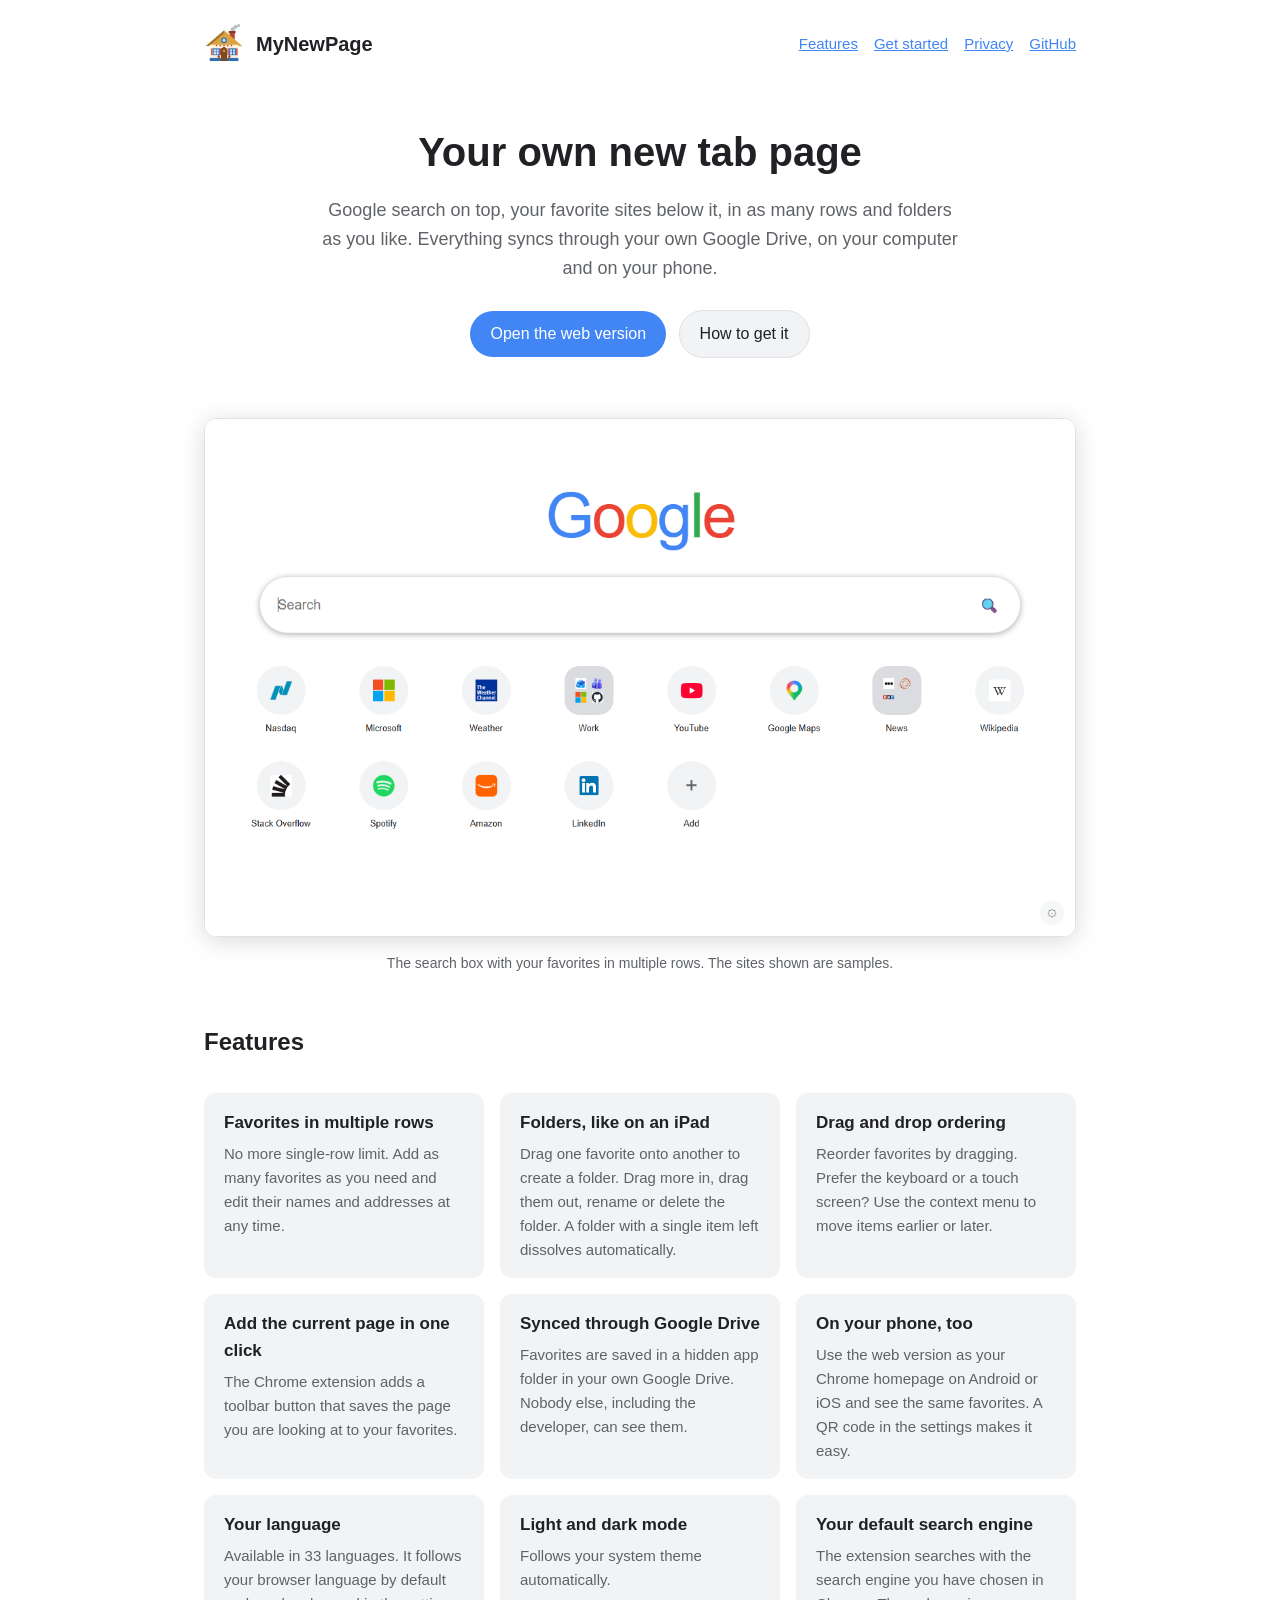
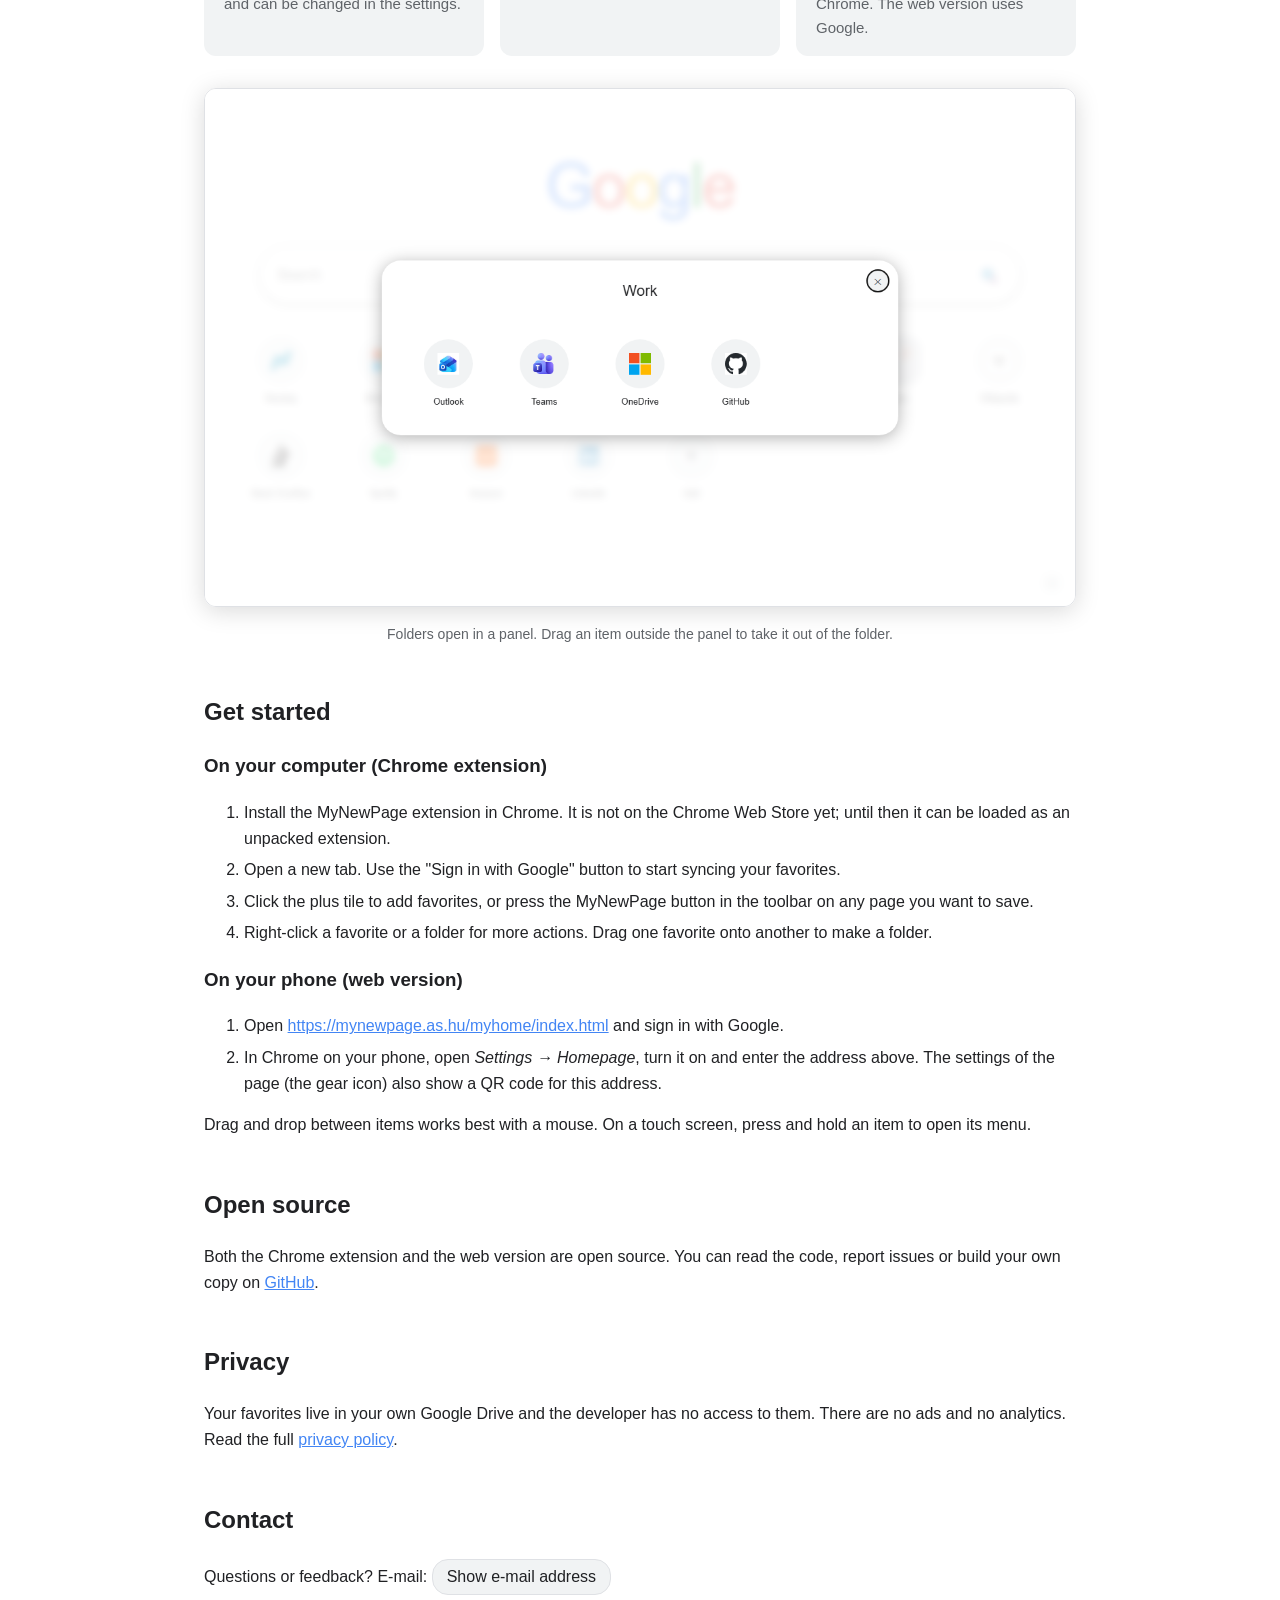
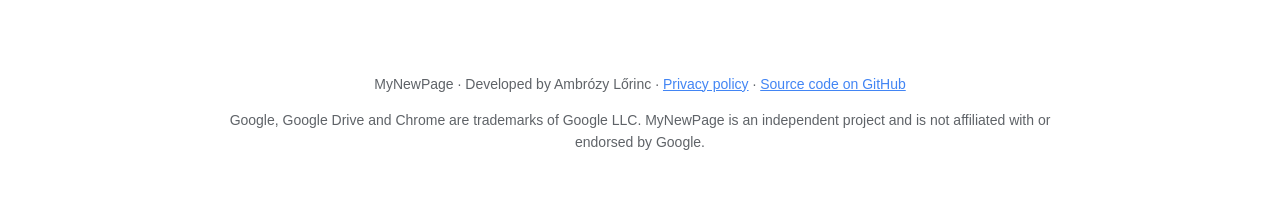
<file: site/index.html>
<!DOCTYPE html>
<html lang="en">
<head>
  <meta charset="utf-8">
  <meta name="viewport" content="width=device-width, initial-scale=1">
  <meta name="color-scheme" content="light dark">
  <meta name="description" content="MyNewPage is a custom new tab page with Google search and your own favorites in folders, synced through your Google Drive.">
  <title>MyNewPage – your own new tab page</title>
  <link rel="icon" href="assets/icon128.png">
  <link rel="stylesheet" href="style.css">
</head>
<body>
  <header>
    <img src="assets/icon128.png" alt="">
    <strong>MyNewPage</strong>
    <nav>
      <a href="#features">Features</a>
      <a href="#get-started">Get started</a>
      <a href="privacy.html">Privacy</a>
      <a href="https://github.com/Meister1977/MyNewPage">GitHub</a>
    </nav>
  </header>

  <main>
    <section class="hero">
      <h1>Your own new tab page</h1>
      <p>Google search on top, your favorite sites below it, in as many rows and folders as you like.
        Everything syncs through your own Google Drive, on your computer and on your phone.</p>
      <a class="button" href="myhome/index.html">Open the web version</a>
      <a class="button secondary" href="#get-started">How to get it</a>
    </section>

    <figure>
      <img src="assets/screenshot-home.png" alt="MyNewPage showing the Google search box and a grid of favorites such as Nasdaq, Microsoft and Weather, with folders">
      <figcaption>The search box with your favorites in multiple rows. The sites shown are samples.</figcaption>
    </figure>

    <section id="features">
      <h2>Features</h2>
      <div class="features">
        <div class="card">
          <h3>Favorites in multiple rows</h3>
          <p>No more single-row limit. Add as many favorites as you need and edit their names and addresses at any time.</p>
        </div>
        <div class="card">
          <h3>Folders, like on an iPad</h3>
          <p>Drag one favorite onto another to create a folder. Drag more in, drag them out, rename or delete the folder.
            A folder with a single item left dissolves automatically.</p>
        </div>
        <div class="card">
          <h3>Drag and drop ordering</h3>
          <p>Reorder favorites by dragging. Prefer the keyboard or a touch screen? Use the context menu to move items earlier or later.</p>
        </div>
        <div class="card">
          <h3>Add the current page in one click</h3>
          <p>The Chrome extension adds a toolbar button that saves the page you are looking at to your favorites.</p>
        </div>
        <div class="card">
          <h3>Synced through Google Drive</h3>
          <p>Favorites are saved in a hidden app folder in your own Google Drive. Nobody else, including the developer, can see them.</p>
        </div>
        <div class="card">
          <h3>On your phone, too</h3>
          <p>Use the web version as your Chrome homepage on Android or iOS and see the same favorites. A QR code in the settings makes it easy.</p>
        </div>
        <div class="card">
          <h3>Your language</h3>
          <p>Available in 33 languages. It follows your browser language by default and can be changed in the settings.</p>
        </div>
        <div class="card">
          <h3>Light and dark mode</h3>
          <p>Follows your system theme automatically.</p>
        </div>
        <div class="card">
          <h3>Your default search engine</h3>
          <p>The extension searches with the search engine you have chosen in Chrome. The web version uses Google.</p>
        </div>
      </div>
    </section>

    <figure>
      <img src="assets/screenshot-folder.png" alt="An opened folder named Work containing Outlook, Teams, OneDrive and GitHub">
      <figcaption>Folders open in a panel. Drag an item outside the panel to take it out of the folder.</figcaption>
    </figure>

    <section id="get-started">
      <h2>Get started</h2>

      <h3>On your computer (Chrome extension)</h3>
      <ol>
        <li>Install the MyNewPage extension in Chrome. It is not on the Chrome Web Store yet; until then it can be loaded as an unpacked extension.</li>
        <li>Open a new tab. Use the "Sign in with Google" button to start syncing your favorites.</li>
        <li>Click the plus tile to add favorites, or press the MyNewPage button in the toolbar on any page you want to save.</li>
        <li>Right-click a favorite or a folder for more actions. Drag one favorite onto another to make a folder.</li>
      </ol>

      <h3>On your phone (web version)</h3>
      <ol>
        <li>Open <a href="myhome/index.html">https://mynewpage.as.hu/myhome/index.html</a> and sign in with Google.</li>
        <li>In Chrome on your phone, open <em>Settings → Homepage</em>, turn it on and enter the address above.
          The settings of the page (the gear icon) also show a QR code for this address.</li>
      </ol>
      <p>Drag and drop between items works best with a mouse. On a touch screen, press and hold an item to open its menu.</p>
    </section>

    <section>
      <h2>Open source</h2>
      <p>Both the Chrome extension and the web version are open source. You can read the code, report issues or build your own copy on
        <a href="https://github.com/Meister1977/MyNewPage">GitHub</a>.</p>
    </section>

    <section>
      <h2>Privacy</h2>
      <p>Your favorites live in your own Google Drive and the developer has no access to them. There are no ads and no analytics.
        Read the full <a href="privacy.html">privacy policy</a>.</p>
    </section>

    <section>
      <h2>Contact</h2>
      <p>Questions or feedback? E-mail: <span data-contact data-label="Show e-mail address"></span><noscript>(enable JavaScript to see the address)</noscript></p>
    </section>
  </main>

  <footer>
    <p>MyNewPage · Developed by Ambrózy Lőrinc · <a href="privacy.html">Privacy policy</a> · <a href="https://github.com/Meister1977/MyNewPage">Source code on GitHub</a></p>
    <p>Google, Google Drive and Chrome are trademarks of Google LLC. MyNewPage is an independent project and is not affiliated with or endorsed by Google.</p>
  </footer>
  <script src="contact.js"></script>
</body>
</html>
</file>
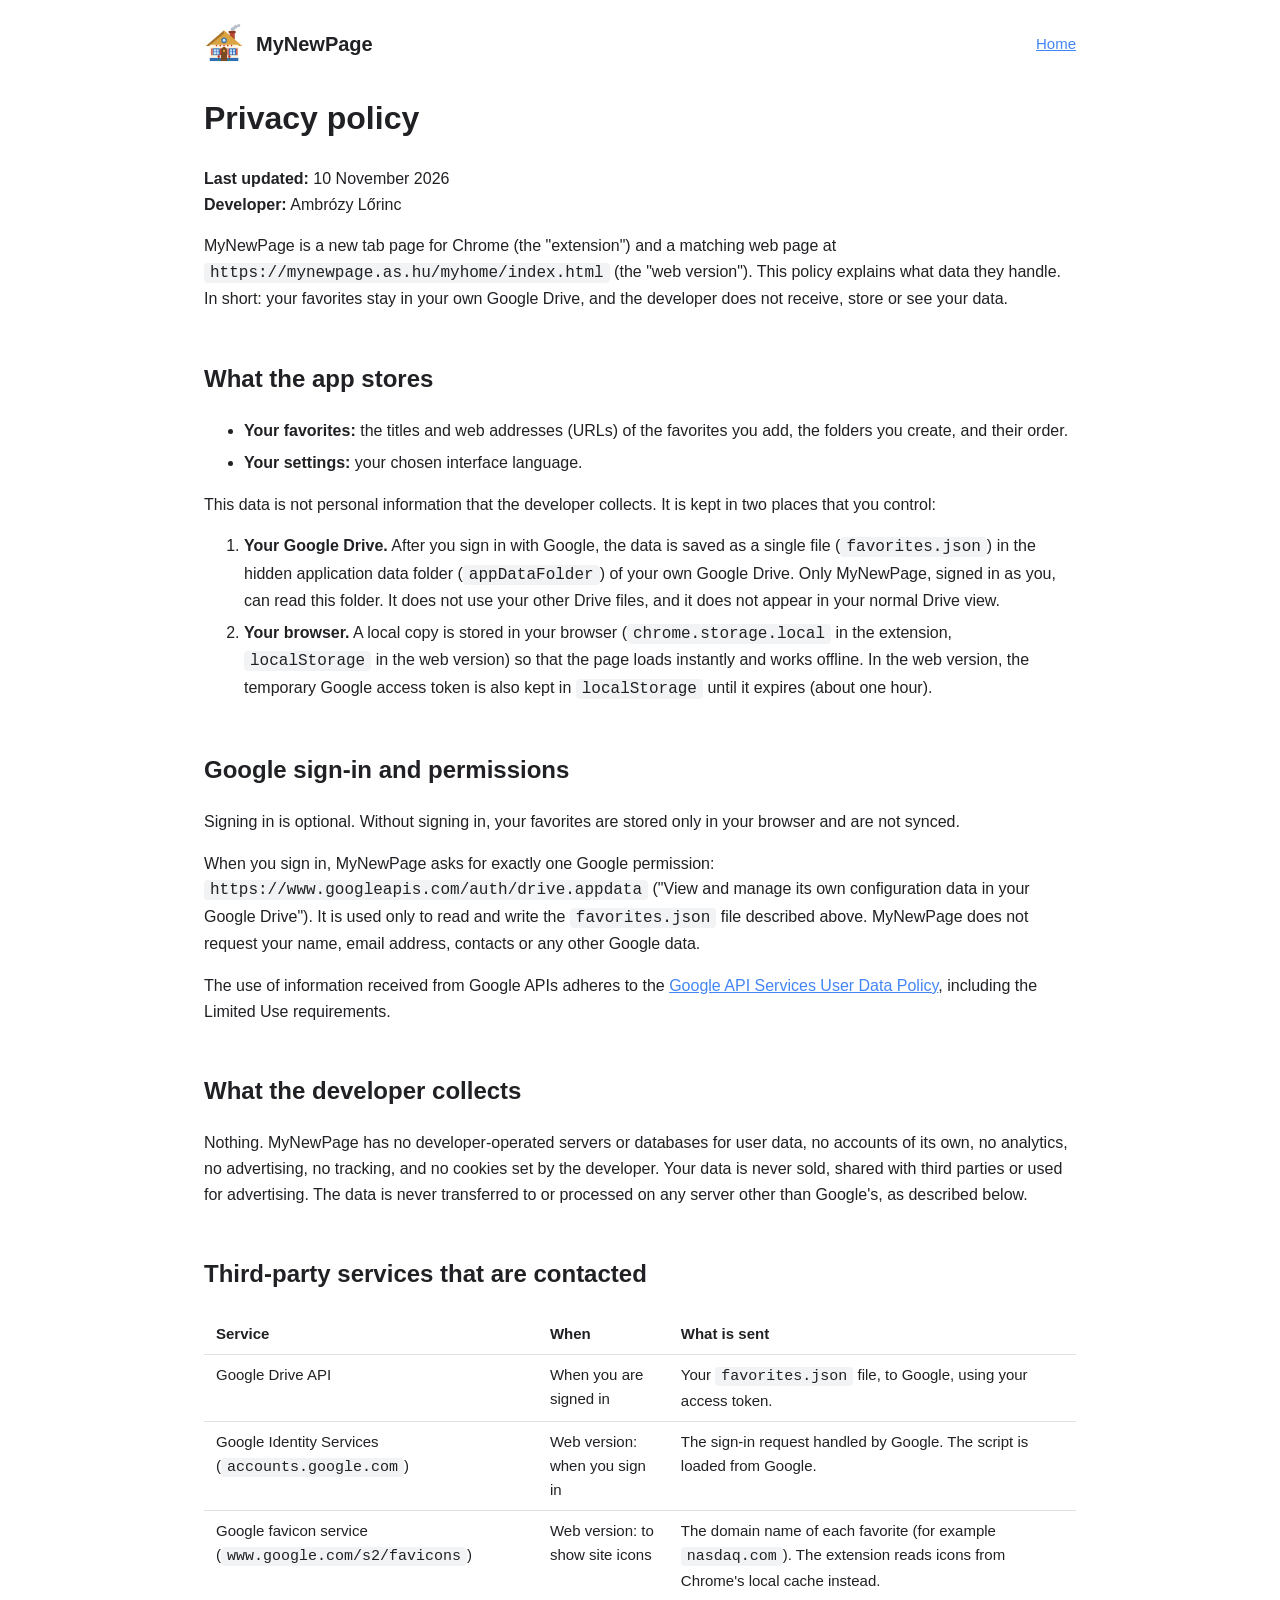
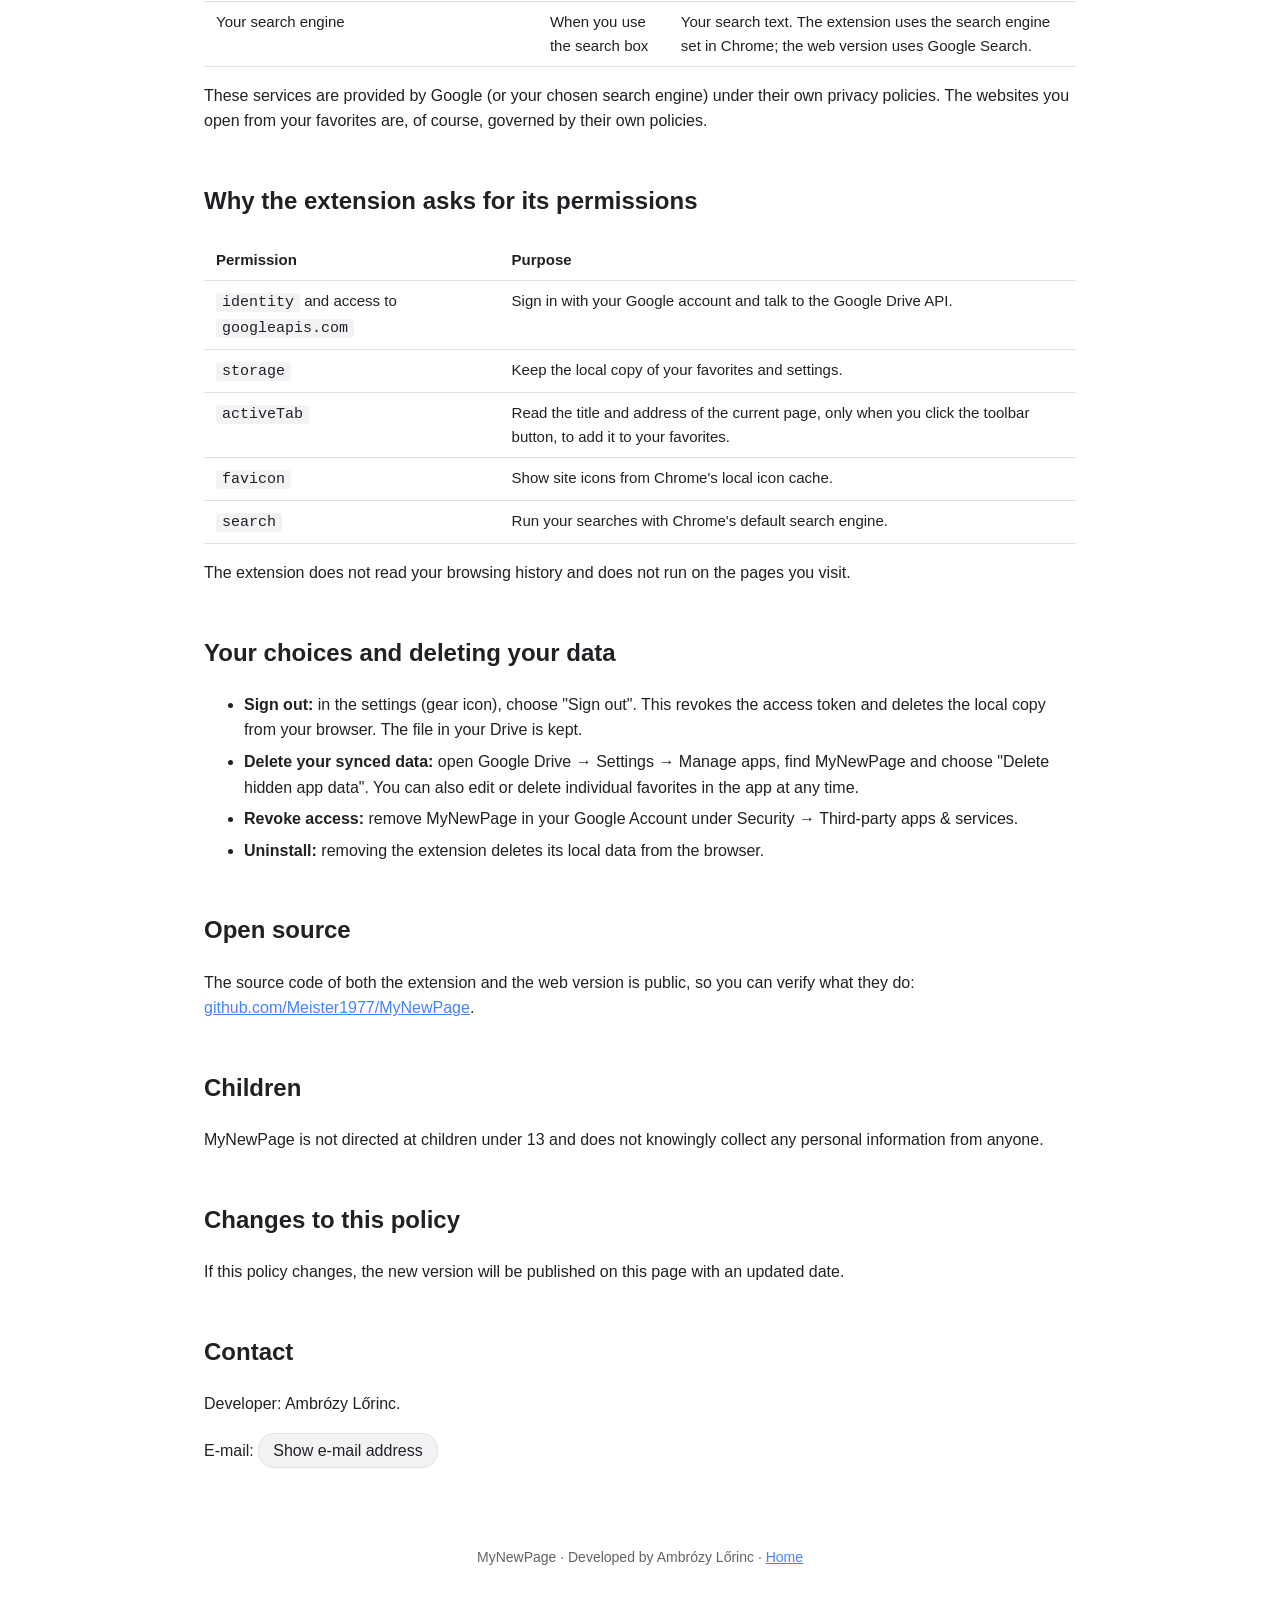
<file: site/privacy.html>
<!DOCTYPE html>
<html lang="en">
<head>
  <meta charset="utf-8">
  <meta name="viewport" content="width=device-width, initial-scale=1">
  <meta name="color-scheme" content="light dark">
  <title>Privacy policy – MyNewPage</title>
  <link rel="icon" href="assets/icon128.png">
  <link rel="stylesheet" href="style.css">
</head>
<body>
  <header>
    <img src="assets/icon128.png" alt="">
    <strong>MyNewPage</strong>
    <nav><a href="index.html">Home</a></nav>
  </header>

  <main>
    <h1>Privacy policy</h1>
    <p><strong>Last updated:</strong> 10 November 2026<br>
      <strong>Developer:</strong> Ambrózy Lőrinc</p>

    <p>MyNewPage is a new tab page for Chrome (the "extension") and a matching web page at
      <code>https://mynewpage.as.hu/myhome/index.html</code> (the "web version"). This policy explains what data they handle.
      In short: your favorites stay in your own Google Drive, and the developer does not receive, store or see your data.</p>

    <h2>What the app stores</h2>
    <ul>
      <li><strong>Your favorites:</strong> the titles and web addresses (URLs) of the favorites you add, the folders you create, and their order.</li>
      <li><strong>Your settings:</strong> your chosen interface language.</li>
    </ul>
    <p>This data is not personal information that the developer collects. It is kept in two places that you control:</p>
    <ol>
      <li><strong>Your Google Drive.</strong> After you sign in with Google, the data is saved as a single file (<code>favorites.json</code>)
        in the hidden application data folder (<code>appDataFolder</code>) of your own Google Drive. Only MyNewPage, signed in as you, can read this folder.
        It does not use your other Drive files, and it does not appear in your normal Drive view.</li>
      <li><strong>Your browser.</strong> A local copy is stored in your browser (<code>chrome.storage.local</code> in the extension,
        <code>localStorage</code> in the web version) so that the page loads instantly and works offline.
        In the web version, the temporary Google access token is also kept in <code>localStorage</code> until it expires (about one hour).</li>
    </ol>

    <h2>Google sign-in and permissions</h2>
    <p>Signing in is optional. Without signing in, your favorites are stored only in your browser and are not synced.</p>
    <p>When you sign in, MyNewPage asks for exactly one Google permission:
      <code>https://www.googleapis.com/auth/drive.appdata</code> ("View and manage its own configuration data in your Google Drive").
      It is used only to read and write the <code>favorites.json</code> file described above. MyNewPage does not request your name, email address,
      contacts or any other Google data.</p>
    <p>The use of information received from Google APIs adheres to the
      <a href="https://developers.google.com/terms/api-services-user-data-policy">Google API Services User Data Policy</a>,
      including the Limited Use requirements.</p>

    <h2>What the developer collects</h2>
    <p>Nothing. MyNewPage has no developer-operated servers or databases for user data, no accounts of its own, no analytics, no advertising,
      no tracking, and no cookies set by the developer. Your data is never sold, shared with third parties or used for advertising.
      The data is never transferred to or processed on any server other than Google's, as described below.</p>

    <h2>Third-party services that are contacted</h2>
    <table>
      <tr><th>Service</th><th>When</th><th>What is sent</th></tr>
      <tr><td>Google Drive API</td><td>When you are signed in</td><td>Your <code>favorites.json</code> file, to Google, using your access token.</td></tr>
      <tr><td>Google Identity Services (<code>accounts.google.com</code>)</td><td>Web version: when you sign in</td><td>The sign-in request handled by Google. The script is loaded from Google.</td></tr>
      <tr><td>Google favicon service (<code>www.google.com/s2/favicons</code>)</td><td>Web version: to show site icons</td><td>The domain name of each favorite (for example <code>nasdaq.com</code>). The extension reads icons from Chrome's local cache instead.</td></tr>
      <tr><td>Your search engine</td><td>When you use the search box</td><td>Your search text. The extension uses the search engine set in Chrome; the web version uses Google Search.</td></tr>
    </table>
    <p>These services are provided by Google (or your chosen search engine) under their own privacy policies. The websites you open from your favorites are, of course, governed by their own policies.</p>

    <h2>Why the extension asks for its permissions</h2>
    <table>
      <tr><th>Permission</th><th>Purpose</th></tr>
      <tr><td><code>identity</code> and access to <code>googleapis.com</code></td><td>Sign in with your Google account and talk to the Google Drive API.</td></tr>
      <tr><td><code>storage</code></td><td>Keep the local copy of your favorites and settings.</td></tr>
      <tr><td><code>activeTab</code></td><td>Read the title and address of the current page, only when you click the toolbar button, to add it to your favorites.</td></tr>
      <tr><td><code>favicon</code></td><td>Show site icons from Chrome's local icon cache.</td></tr>
      <tr><td><code>search</code></td><td>Run your searches with Chrome's default search engine.</td></tr>
    </table>
    <p>The extension does not read your browsing history and does not run on the pages you visit.</p>

    <h2>Your choices and deleting your data</h2>
    <ul>
      <li><strong>Sign out:</strong> in the settings (gear icon), choose "Sign out". This revokes the access token and deletes the local copy from your browser. The file in your Drive is kept.</li>
      <li><strong>Delete your synced data:</strong> open Google Drive → Settings → Manage apps, find MyNewPage and choose "Delete hidden app data". You can also edit or delete individual favorites in the app at any time.</li>
      <li><strong>Revoke access:</strong> remove MyNewPage in your Google Account under Security → Third-party apps &amp; services.</li>
      <li><strong>Uninstall:</strong> removing the extension deletes its local data from the browser.</li>
    </ul>

    <h2>Open source</h2>
    <p>The source code of both the extension and the web version is public, so you can verify what they do:
      <a href="https://github.com/Meister1977/MyNewPage">github.com/Meister1977/MyNewPage</a>.</p>

    <h2>Children</h2>
    <p>MyNewPage is not directed at children under 13 and does not knowingly collect any personal information from anyone.</p>

    <h2>Changes to this policy</h2>
    <p>If this policy changes, the new version will be published on this page with an updated date.</p>

    <h2>Contact</h2>
    <p>Developer: Ambrózy Lőrinc.</p>
    <p>E-mail: <span data-contact data-label="Show e-mail address"></span><noscript>(enable JavaScript to see the address)</noscript></p>
  </main>

  <footer>
    <p>MyNewPage · Developed by Ambrózy Lőrinc · <a href="index.html">Home</a></p>
  </footer>
  <script src="contact.js"></script>
</body>
</html>
</file>
<file: site/style.css>
:root {
  color-scheme: light dark;
  --bg: light-dark(#fff, #202124);
  --fg: light-dark(#202124, #e8eaed);
  --muted: light-dark(#5f6368, #9aa0a6);
  --chip: light-dark(#f1f3f4, #303134);
  --border: light-dark(#dfe1e5, #5f6368);
  --accent: #4285f4;
}
* { box-sizing: border-box; }
body { margin: 0; font: 16px/1.6 Arial, Helvetica, sans-serif; color: var(--fg); background: var(--bg); }
a { color: var(--accent); }
header, main, footer { max-width: 920px; margin: 0 auto; padding: 0 24px; }
header { display: flex; align-items: center; gap: 12px; padding-top: 24px; padding-bottom: 8px; }
header img { width: 40px; height: 40px; }
header strong { font-size: 20px; }
header nav { margin-left: auto; display: flex; gap: 16px; font-size: 15px; }
.hero { text-align: center; padding: 48px 0 24px; }
.hero h1 { font-size: 40px; margin: 0 0 12px; }
.hero p { max-width: 640px; margin: 0 auto 24px; color: var(--muted); font-size: 18px; }
.button { display: inline-block; padding: 10px 20px; border-radius: 24px; background: var(--accent); color: #fff; text-decoration: none; margin: 4px; }
.button.secondary { background: var(--chip); color: var(--fg); border: 1px solid var(--border); }
figure { margin: 32px 0; }
figure img { width: 100%; height: auto; border: 1px solid var(--border); border-radius: 12px; box-shadow: 0 4px 24px rgba(0, 0, 0, .15); }
figcaption { text-align: center; color: var(--muted); font-size: 14px; margin-top: 8px; }
.features { display: grid; grid-template-columns: repeat(auto-fit, minmax(260px, 1fr)); gap: 16px; margin: 32px 0; }
.card { background: var(--chip); border-radius: 12px; padding: 16px 20px; }
.card h3 { margin: 0 0 6px; font-size: 17px; }
.card p { margin: 0; color: var(--muted); font-size: 15px; }
h2 { margin-top: 48px; }
ol li, ul li { margin: 6px 0; }
code { background: var(--chip); padding: 1px 6px; border-radius: 4px; }
.reveal { font: inherit; padding: 4px 14px; border-radius: 16px; border: 1px solid var(--border); background: var(--chip); color: var(--fg); cursor: pointer; }
table { border-collapse: collapse; width: 100%; margin: 16px 0; font-size: 15px; }
th, td { text-align: left; padding: 8px 12px; border-bottom: 1px solid var(--border); vertical-align: top; }
footer { color: var(--muted); font-size: 14px; padding-top: 48px; padding-bottom: 48px; text-align: center; }
</file>
